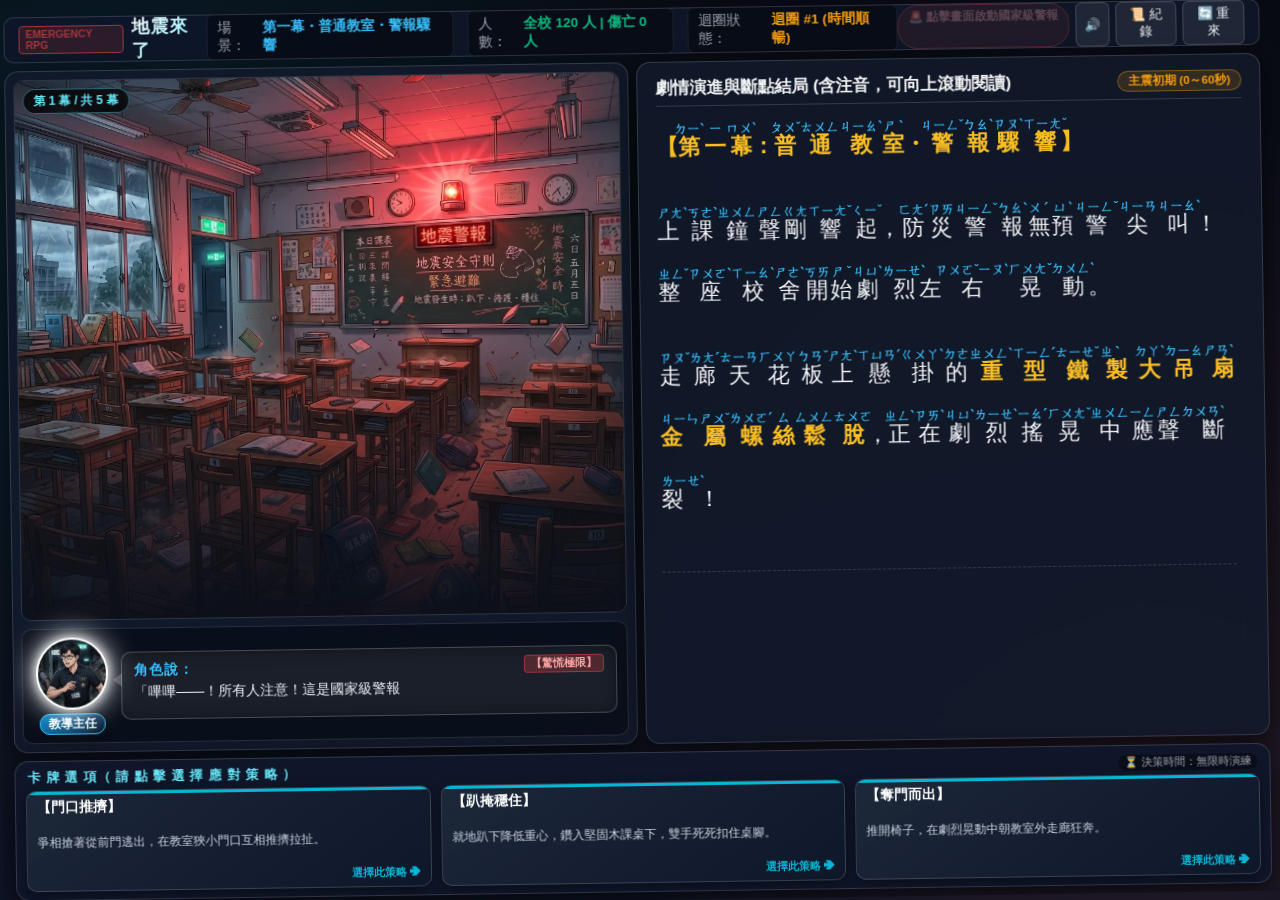
<file: index.html>
<!doctype html><html lang="zh-TW"><head><meta charset="utf-8"><meta name="viewport" content="width=device-width,initial-scale=1"><title>地震來了</title><meta http-equiv="refresh" content="0;url=./地震來了/index.html"></head><body><a href="./地震來了/index.html">進入「地震來了」遊戲</a></body></html>
</file>
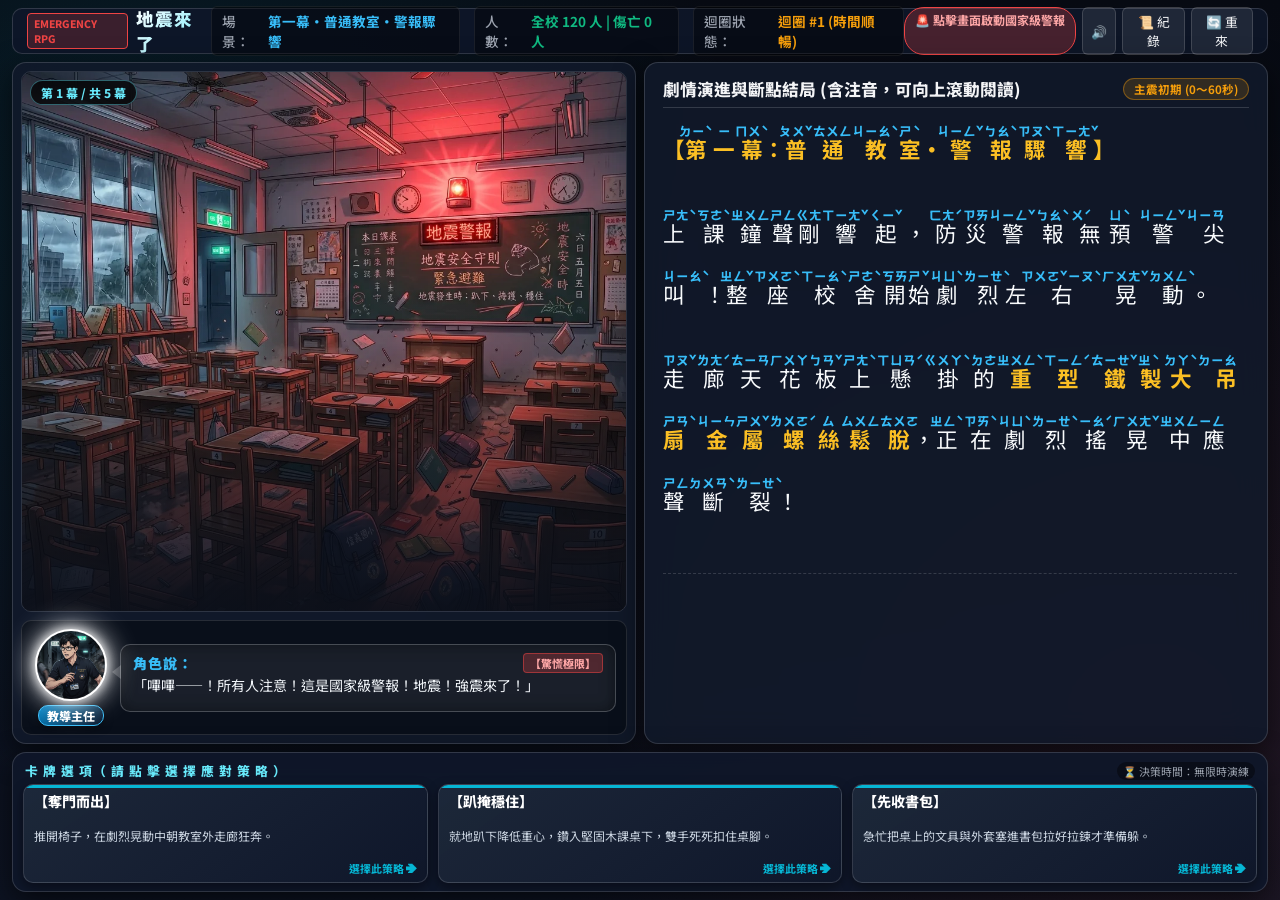
<file: 地震來了/index.html>
<!DOCTYPE html>
<html lang="zh-TW">
<head>
    <meta charset="UTF-8">
    <meta name="viewport" content="width=device-width, initial-scale=1.0, maximum-scale=1.0, user-scalable=no">
    <title>地震來了｜地震實境 RPG</title>
    <link rel="preconnect" href="https://fonts.googleapis.com">
    <link rel="preconnect" href="https://fonts.gstatic.com" crossorigin>
    <link href="https://fonts.googleapis.com/css2?family=Noto+Sans+TC:wght@400;500;700;900&family=Outfit:wght@400;600;800&display=swap" rel="stylesheet">
    <link rel="stylesheet" href="style.css">
</head>
<body class="theme-dark">

    <!-- Quake FX Overlay & Screen Flash -->
    <div id="quake-overlay" class="quake-fx"></div>
    <div id="rewind-portal" class="rewind-fx">
        <div class="clock-spin"></div>
        <div class="rewind-text">【 時 光 逆 轉 】</div>
    </div>

    <!-- App Container conforming strictly to responsive design -->
    <div class="rpg-container">
        
        <!-- TOP BAR: Scene Name & People Status & Time Loop Count -->
        <header class="top-bar">
            <div class="brand">
                <span class="badge-danger blink">EMERGENCY RPG</span>
                <h1 class="game-title">地震來了</h1>
            </div>
            
            <div class="status-group">
                <div class="status-item scene-status">
                    <span class="label">場景：</span>
                    <span id="current-scene-name" class="value text-highlight">第一幕・普通教室・警報驟響</span>
                </div>
                
                <div class="status-item survivor-status">
                    <span class="label">人數：</span>
                    <span id="survivor-count" class="value text-success">全校 120 人 | 傷亡 0 人</span>
                </div>

                <div class="status-item loop-status">
                    <span class="label">迴圈狀態：</span>
                    <span id="loop-count" class="value text-warning">迴圈 #1 (時間順暢)</span>
                </div>
            </div>

            <div class="system-controls">
                <span id="audio-start-notice" class="audio-notice-pill">🚨 點擊畫面啟動國家級警報</span>
                <button id="btn-sound" class="btn-icon" title="切換音效">🔊</button>
                <button id="btn-log" class="btn-icon" title="對話紀錄">📜 紀錄</button>
                <button id="btn-restart" class="btn-icon btn-reload" title="重新開始">🔄 重來</button>
            </div>
        </header>

        <!-- MAIN MIDDLE AREA: Split View (Left: Visual & Avatar & Speech | Right: Flowing Story Text) -->
        <main class="main-panel">
            
            <!-- LEFT PANEL: Visuals, Scene Backdrop, Avatar, Character Speech -->
            <section class="left-box glass-card">
                
                <!-- Scene Backdrop Container -->
                <div class="scene-backdrop-container">
                    <img id="scene-bg" src="assets/scenes/act1_classroom.webp" alt="Scene Background" class="scene-bg-img">
                    <div class="backdrop-gradient"></div>
                    <div id="act-badge" class="act-pill-badge">第 1 幕 / 共 5 幕</div>
                </div>

                <!-- Floating Avatar (with white glow shadow) & Interactive Speech Bubble (角色說 :) -->
                <div class="dialogue-area">
                    <div class="avatar-floating-wrapper">
                        <div class="avatar-glow-ring">
                            <img id="speaker-avatar" src="assets/avatars/avatar_dean.webp?v=original-colors-1" alt="Character Avatar" class="speaker-img-cutout">
                        </div>
                        <div id="speaker-name-tag" class="speaker-name-badge">教導主任</div>
                    </div>

                    <div class="speech-bubble-box">
                        <div class="bubble-pointer-tail"></div>
                        <div class="speech-header">
                            <span class="speech-label">角色說：</span>
                            <span id="speaker-emotion-badge" class="emotion-badge danger">【驚慌極限】</span>
                        </div>
                        <div class="speech-content">
                            <p id="speech-text" class="typewriter-text">「嗶嗶——！所有人注意！這是國家級警報！地震！地震來了！」</p>
                        </div>
                    </div>
                </div>

            </section>

            <!-- RIGHT PANEL: Flowing Story Text Stream with Ruby Zhuyin & Outcome Artwork Cards -->
            <section class="right-box glass-card">
                <div class="narrative-header">
                    <h2 class="narrative-title">劇情演進與斷點結局 (含注音，可向上滾動閱讀)</h2>
                    <div id="phase-badge" class="phase-pill">主震初期 (0～60秒)</div>
                </div>

                <div id="story-narrative-container" class="story-narrative-box">
                    <!-- Pure Narrative Story Text Stream -->
                    <div id="story-text" class="narrative-content zhuyin-enabled">
                        <!-- Story text and act outcome artwork cards inserted dynamically -->
                    </div>
                </div>
            </section>

        </main>

        <!-- BOTTOM PANEL: Touch-Friendly Responsive Card Selection Area -->
        <footer class="bottom-panel glass-card">
            <div class="card-selection-header">
                <span class="cards-title-label">卡 牌 選 項（ 請 點 擊 選 擇 應 對 策 略 ）</span>
                <span id="timer-indicator" class="timer-pill">⏳ 決策時間：無限時演練</span>
            </div>

            <div id="card-deck" class="card-deck-container">
                <!-- Cards dynamically populated here -->
            </div>
        </footer>

    </div>

    <!-- History Log Modal -->
    <div id="modal-log" class="modal-overlay hidden">
        <div class="modal-box glass-card">
            <div class="modal-header">
                <h3>📜 演練歷程對話紀錄</h3>
                <button id="btn-close-log" class="btn-close">&times;</button>
            </div>
            <div id="log-history-list" class="modal-body log-list">
                <!-- Dynamic log history -->
            </div>
        </div>
    </div>

    <!-- Settlement / End-Game Modal (包含了完整的災難紀錄點分析與學生對應解析) -->
    <div id="modal-settlement" class="modal-overlay hidden">
        <div class="modal-box settlement-box glass-card">
            <div class="modal-header">
                <h2 id="settlement-title">演練總結算與災難解析報告</h2>
                <div id="settlement-badge" class="result-badge">PERFECT ENDING</div>
            </div>
            
            <div class="modal-body settlement-content">
                <div class="summary-stats-grid">
                    <div class="stat-card">
                        <span class="stat-num text-success" id="stat-saved">120</span>
                        <span class="stat-lbl">成功避難人數</span>
                    </div>
                    <div class="stat-card">
                        <span class="stat-num text-danger" id="stat-injured">0</span>
                        <span class="stat-lbl">傷亡/受困人數</span>
                    </div>
                    <div class="stat-card">
                        <span class="stat-num text-warning" id="stat-rewinds">0</span>
                        <span class="stat-lbl">發動時光逆轉次數</span>
                    </div>
                </div>

                <h3 class="reflection-heading">五幕災難紀錄點分析與決策檢討</h3>
                <div id="settlement-matrix" class="matrix-table">
                    <!-- Dynamic reflection & disaster record analysis matrix -->
                </div>
            </div>

            <div class="modal-footer">
                <button id="btn-restart-game" class="btn-primary-lg">🔄 重新挑戰演練</button>
            </div>
        </div>
    </div>

    <script src="app.js?v=original-colors-1"></script>
</body>
</html>
</file>
<file: 地震來了/style.css>
/* ==========================================================================
   時間迴圈 × 錯誤連鎖 - 地震實境 RPG Design System (Perfect Typography Edition)
   ========================================================================== */

:root {
    --bg-dark: #0b0f19;
    --bg-card: rgba(18, 26, 43, 0.88);
    --border-glass: rgba(255, 255, 255, 0.15);

    --primary: #06b6d4;      /* Cyan */
    --primary-glow: rgba(6, 182, 212, 0.4);
    --success: #10b981;      /* Emerald Green */
    --success-glow: rgba(16, 185, 129, 0.4);
    --warning: #f59e0b;      /* Amber Yellow */
    --warning-glow: rgba(245, 158, 11, 0.4);
    --danger: #ef4444;       /* Crimson Red */
    --danger-glow: rgba(239, 68, 68, 0.45);

    --text-main: #f3f4f6;
    --text-muted: #9ca3af;

    --font-sans: 'Noto Sans TC', 'Outfit', sans-serif;
    --shadow-deep: 0 10px 30px rgba(0, 0, 0, 0.6);
    --radius-lg: 14px;
    --radius-md: 10px;
    --radius-sm: 6px;
}

* {
    box-sizing: border-box;
    margin: 0;
    padding: 0;
    -webkit-tap-highlight-color: transparent;
}

body, html {
    width: 100%;
    height: 100vh;
    font-family: var(--font-sans);
    background-color: var(--bg-dark);
    background-image: 
        radial-gradient(circle at 10% 20%, rgba(6, 182, 212, 0.1) 0%, transparent 45%),
        radial-gradient(circle at 90% 80%, rgba(239, 68, 68, 0.1) 0%, transparent 45%),
        linear-gradient(to bottom, #070a12, #0d1322);
    color: var(--text-main);
    overflow: hidden;
    touch-action: manipulation;
}

/* Audio Unlock Bar for Direct file:/// Access */
.audio-unlock-bar {
    display: none !important;
}

.audio-unlock-bar.dismissed {
    transform: translateY(-100%);
}

.btn-unlock {
    background: #ffffff;
    color: #1e293b;
    border: none;
    font-weight: 800;
    padding: 3px 10px;
    border-radius: 4px;
    cursor: pointer;
    font-size: 0.78rem;
}

/* RPG Full Container Layout */
.rpg-container {
    display: flex;
    flex-direction: column;
    width: 100vw;
    height: 100vh;
    padding: 8px 12px;
    gap: 8px;
}

.glass-card {
    background: var(--bg-card);
    backdrop-filter: blur(16px);
    -webkit-backdrop-filter: blur(16px);
    border: 1px solid var(--border-glass);
    border-radius: var(--radius-lg);
    box-shadow: var(--shadow-deep);
}

/* ==========================================================================
   TOP BAR Layout
   ========================================================================== */

.top-bar {
    display: flex;
    align-items: center;
    justify-content: space-between;
    background: rgba(15, 23, 42, 0.9);
    border: 1px solid var(--border-glass);
    border-radius: var(--radius-md);
    padding: 4px 14px;
    height: 46px;
    flex-shrink: 0;
}

.brand {
    display: flex;
    align-items: center;
    gap: 8px;
}

.game-title {
    font-size: 1.1rem;
    font-weight: 900;
    letter-spacing: 1px;
    background: linear-gradient(135deg, #ffffff, #67e8f9);
    -webkit-background-clip: text;
    -webkit-text-fill-color: transparent;
}

.badge-danger {
    background: rgba(239, 68, 68, 0.2);
    color: var(--danger);
    border: 1px solid var(--danger);
    font-size: 0.65rem;
    font-weight: 800;
    padding: 2px 6px;
    border-radius: 4px;
}

.blink {
    animation: blinker 1.2s infinite;
}

@keyframes blinker {
    50% { opacity: 0.3; }
}

.status-group {
    display: flex;
    align-items: center;
    gap: 14px;
}

.status-item {
    display: flex;
    align-items: center;
    font-size: 0.85rem;
    background: rgba(0, 0, 0, 0.4);
    padding: 4px 10px;
    border-radius: var(--radius-sm);
    border: 1px solid rgba(255, 255, 255, 0.08);
}

.status-item .label {
    color: var(--text-muted);
    font-weight: 500;
}

.status-item .value {
    font-weight: 700;
    margin-left: 4px;
}

.text-highlight { color: #38bdf8; }
.text-success { color: var(--success); }
.text-warning { color: var(--warning); }
.text-danger { color: var(--danger); }

.system-controls {
    display: flex;
    gap: 6px;
}

.btn-icon {
    background: rgba(255, 255, 255, 0.08);
    border: 1px solid var(--border-glass);
    color: var(--text-main);
    padding: 4px 8px;
    border-radius: var(--radius-sm);
    cursor: pointer;
    font-size: 0.8rem;
    font-family: inherit;
    transition: all 0.2s ease;
}

.btn-icon:hover {
    background: rgba(255, 255, 255, 0.2);
    border-color: var(--primary);
}

.audio-notice-pill {
    background: rgba(239, 68, 68, 0.25);
    border: 1px solid var(--danger);
    color: #fca5a5;
    font-size: 0.75rem;
    font-weight: 700;
    padding: 3px 10px;
    border-radius: 20px;
    animation: blinker 1.5s infinite;
    cursor: pointer;
    user-select: none;
    white-space: nowrap;
}

/* ==========================================================================
   MAIN MIDDLE PANEL (Split View)
   ========================================================================== */

.main-panel {
    display: grid;
    grid-template-columns: 1fr 1fr;
    gap: 8px;
    flex: 1;
    min-height: 0;
}

/* --------------------------------------------------------------------------
   LEFT PANEL (Visuals, Scene Photo, Transparent Floating Avatar with White Glow)
   -------------------------------------------------------------------------- */

.left-box {
    display: flex;
    flex-direction: column;
    padding: 8px;
    gap: 8px;
    overflow: hidden;
    position: relative;
}

.scene-backdrop-container {
    position: relative;
    flex: 1;
    min-height: 140px;
    border-radius: var(--radius-md);
    overflow: hidden;
    border: 1px solid rgba(255, 255, 255, 0.12);
    box-shadow: inset 0 0 30px rgba(0,0,0,0.85);
}

.scene-bg-img {
    width: 100%;
    height: 100%;
    object-fit: cover;
    transition: transform 0.6s cubic-bezier(0.25, 1, 0.5, 1);
}

.backdrop-gradient {
    position: absolute;
    inset: 0;
    background: linear-gradient(to top, rgba(11, 15, 25, 0.95) 0%, transparent 60%);
}

.act-pill-badge {
    position: absolute;
    top: 8px;
    left: 8px;
    background: rgba(0, 0, 0, 0.75);
    backdrop-filter: blur(6px);
    color: #67e8f9;
    border: 1px solid rgba(103, 232, 249, 0.4);
    font-weight: 800;
    font-size: 0.75rem;
    padding: 3px 10px;
    border-radius: 20px;
}

/* Dialogue & Character Avatar Layer */
.dialogue-area {
    display: flex;
    gap: 10px;
    background: rgba(10, 15, 26, 0.88);
    border: 1px solid rgba(255, 255, 255, 0.12);
    border-radius: var(--radius-md);
    padding: 8px 10px;
    align-items: center;
    position: relative;
    z-index: 10;
    flex-shrink: 0;
}

.avatar-floating-wrapper {
    display: flex;
    flex-direction: column;
    align-items: center;
    width: 78px;
    flex-shrink: 0;
    position: relative;
}

.avatar-glow-ring {
    position: relative;
    width: 72px;
    height: 72px;
    border-radius: 50%;
    background: transparent;
    filter: drop-shadow(0 0 6px #ffffff) drop-shadow(0 0 14px rgba(255, 255, 255, 0.9));
    transition: transform 0.3s ease;
}

.avatar-glow-ring:hover {
    transform: scale(1.05);
}

.speaker-img-cutout {
    width: 100%;
    height: 100%;
    object-fit: cover;
    border-radius: 50%;
    border: 2px solid #ffffff;
    background: transparent;
}

.speaker-name-badge {
    margin-top: 4px;
    font-size: 0.75rem;
    font-weight: 800;
    color: #ffffff;
    text-align: center;
    background: linear-gradient(135deg, #0284c7, #0f172a);
    border: 1px solid #38bdf8;
    padding: 1px 8px;
    border-radius: 10px;
    box-shadow: 0 2px 8px rgba(0,0,0,0.5);
    white-space: nowrap;
}

/* Interactive Comic Dialogue Bubble */
.speech-bubble-box {
    flex: 1;
    background: rgba(255, 255, 255, 0.07);
    border: 1px solid rgba(255, 255, 255, 0.2);
    border-radius: var(--radius-md);
    padding: 8px 12px;
    position: relative;
    display: flex;
    flex-direction: column;
    gap: 2px;
    min-height: 68px;
    box-shadow: inset 0 0 15px rgba(0,0,0,0.4);
}

.bubble-pointer-tail {
    position: absolute;
    top: 20px;
    left: -9px;
    width: 0;
    height: 0;
    border-top: 7px solid transparent;
    border-bottom: 7px solid transparent;
    border-right: 9px solid rgba(255, 255, 255, 0.2);
}

.speech-header {
    display: flex;
    align-items: center;
    justify-content: space-between;
}

.speech-label {
    font-weight: 900;
    font-size: 0.88rem;
    color: #38bdf8;
    letter-spacing: 1px;
}

.emotion-badge {
    font-size: 0.68rem;
    font-weight: 800;
    padding: 1px 6px;
    border-radius: 4px;
}

.emotion-badge.danger {
    background: rgba(239, 68, 68, 0.25);
    color: #fca5a5;
    border: 1px solid rgba(239, 68, 68, 0.5);
}

.speech-content {
    font-size: 0.88rem;
    line-height: 1.45;
    color: #f1f5f9;
    flex: 1;
}

/* --------------------------------------------------------------------------
   RIGHT PANEL (Clean Horizontal Paragraph Story Flow & Native Ruby Zhuyin)
   -------------------------------------------------------------------------- */

.right-box {
    display: flex;
    flex-direction: column;
    padding: 14px 18px;
    gap: 10px;
    overflow: hidden;
}

.narrative-header {
    display: flex;
    align-items: center;
    justify-content: space-between;
    border-bottom: 1px solid var(--border-glass);
    padding-bottom: 6px;
}

.narrative-title {
    font-size: 1.05rem;
    font-weight: 800;
    color: #f3f4f6;
}

.phase-pill {
    background: rgba(245, 158, 11, 0.15);
    color: var(--warning);
    border: 1px solid rgba(245, 158, 11, 0.4);
    font-size: 0.72rem;
    font-weight: 700;
    padding: 2px 10px;
    border-radius: 12px;
}

.story-narrative-box {
    flex: 1;
    overflow-y: auto;
    padding-right: 12px;
    display: flex;
    flex-direction: column;
    gap: 16px;
    scroll-behavior: smooth;
}

.story-narrative-box::-webkit-scrollbar {
    width: 6px;
}
.story-narrative-box::-webkit-scrollbar-thumb {
    background: rgba(255, 255, 255, 0.25);
    border-radius: 3px;
}

/* CLEAN HORIZONTAL PARAGRAPH TYPOGRAPHY FOR STUDENTS (ENLARGED & SPACIOUS) */
.narrative-content {
    font-size: 1.35rem; /* Larger legible font size for elementary students */
    line-height: 2.85;  /* Spacious line height for native ruby annotations */
    color: #f8fafc;
    font-family: 'Noto Sans TC', 'Microsoft JhengHei', 'PingFang TC', sans-serif;
    font-variant-east-asian: full-width;
    text-align: justify;
    text-justify: inter-ideograph;
    word-break: break-all;
}

.narrative-content p {
    margin-bottom: 22px;
    display: block; /* Ensure standard horizontal paragraph layout! */
}

.narrative-content strong {
    color: #fbbf24;
}

/* Native HTML5 Ruby Zhuyin Styling (Natural Inline Placement & High Visibility) */
ruby {
    display: inline-ruby;
    ruby-position: over;
    font-size: 1em;
}

rt {
    display: ruby-text;
    font-size: 0.58em;
    color: #38bdf8;
    font-weight: 800;
    font-family: 'Noto Sans TC', sans-serif;
    line-height: 1;
    user-select: none;
}

/* OUTCOME STORY CARD & ILLUSTRATION (斷點結局插圖卡) */
.outcome-story-card {
    border-radius: var(--radius-md);
    padding: 16px 18px;
    margin: 16px 0;
    display: flex;
    flex-direction: column;
    gap: 12px;
    animation: fadeIn 0.4s ease;
}

.outcome-story-card.safe-border {
    background: rgba(16, 185, 129, 0.12);
    border: 2px solid var(--success);
    box-shadow: 0 4px 20px var(--success-glow);
}

.outcome-story-card.wrong-border {
    background: rgba(239, 68, 68, 0.12);
    border: 2px solid var(--danger);
    box-shadow: 0 4px 20px var(--danger-glow);
}

.outcome-badge {
    font-weight: 800;
    font-size: 0.95rem;
    padding: 3px 10px;
    border-radius: 4px;
    display: inline-block;
    width: fit-content;
}

.safe-border .outcome-badge {
    color: #34d399;
    background: rgba(16, 185, 129, 0.2);
}

.wrong-border .outcome-badge {
    color: #f87171;
    background: rgba(239, 68, 68, 0.2);
}

.outcome-img-frame {
    width: 100%;
    border-radius: var(--radius-md);
    overflow: hidden;
    border: 1.5px solid rgba(255, 255, 255, 0.2);
    background: #040711;
    box-shadow: 0 4px 16px rgba(0, 0, 0, 0.6);
}

.outcome-img {
    width: 100%;
    height: auto;
    max-height: 420px;
    object-fit: contain;
    display: block;
    margin: 0 auto;
}

.outcome-text {
    font-size: 1.25rem;
    line-height: 2.6;
    color: #f1f5f9;
    font-family: 'Noto Sans TC', 'Microsoft JhengHei', 'PingFang TC', sans-serif;
    text-align: justify;
    text-justify: inter-ideograph;
}

/* ==========================================================================
   BOTTOM PANEL (Touch-Friendly Card Selection)
   ========================================================================== */

.bottom-panel {
    display: flex;
    flex-direction: column;
    padding: 8px 10px;
    gap: 4px;
    background: rgba(15, 23, 42, 0.94);
    height: 140px;
    flex-shrink: 0;
}

.card-selection-header {
    display: flex;
    justify-content: space-between;
    align-items: center;
    padding: 0 2px;
}

.cards-title-label {
    font-weight: 800;
    font-size: 0.8rem;
    letter-spacing: 1px;
    color: #67e8f9;
}

.timer-pill {
    font-size: 0.68rem;
    color: var(--text-muted);
    background: rgba(0, 0, 0, 0.4);
    padding: 1px 6px;
    border-radius: 10px;
}

.card-deck-container {
    display: grid;
    grid-template-columns: repeat(3, 1fr);
    gap: 10px;
    flex: 1;
}

/* Compact Interactive Card */
.card-item {
    background: linear-gradient(145deg, rgba(30, 41, 59, 0.95), rgba(15, 23, 42, 0.98));
    border: 1.5px solid var(--border-glass);
    border-radius: var(--radius-md);
    padding: 6px 10px;
    display: flex;
    flex-direction: column;
    justify-content: space-between;
    cursor: pointer;
    position: relative;
    overflow: hidden;
    transition: all 0.2s cubic-bezier(0.4, 0, 0.2, 1);
    box-shadow: 0 4px 12px rgba(0,0,0,0.4);
}

.card-item::before {
    content: '';
    position: absolute;
    top: 0;
    left: 0;
    width: 100%;
    height: 3px;
    background: var(--primary);
    transition: height 0.2s ease;
}

.card-item:hover {
    transform: translateY(-3px) scale(1.01);
    border-color: var(--primary);
    box-shadow: 0 8px 18px var(--primary-glow);
}

.card-item:hover::before {
    height: 4px;
}

.card-item:active {
    transform: translateY(-1px) scale(0.99);
}

.card-item.correct-hover:hover {
    border-color: var(--success);
    box-shadow: 0 8px 18px var(--success-glow);
}
.card-item.correct-hover:hover::before {
    background: var(--success);
}

.card-item.wrong-hover:hover {
    border-color: var(--danger);
    box-shadow: 0 8px 18px var(--danger-glow);
}
.card-item.wrong-hover:hover::before {
    background: var(--danger);
}

.card-badge {
    align-self: flex-start;
    font-size: 0.65rem;
    font-weight: 800;
    padding: 1px 5px;
    border-radius: 4px;
    background: rgba(6, 182, 212, 0.15);
    color: #67e8f9;
    border: 1px solid rgba(6, 182, 212, 0.3);
    margin-bottom: 2px;
}

.card-title {
    font-size: 0.88rem;
    font-weight: 800;
    color: #ffffff;
    margin-bottom: 2px;
}

.card-desc {
    font-size: 0.75rem;
    line-height: 1.3;
    color: #cbd5e1;
    display: -webkit-box;
    -webkit-line-clamp: 2;
    -webkit-box-orient: vertical;
    overflow: hidden;
}

.card-action-btn {
    align-self: flex-end;
    font-size: 0.68rem;
    font-weight: 700;
    color: var(--primary);
    margin-top: 2px;
    display: flex;
    align-items: center;
    gap: 2px;
}

/* ==========================================================================
   ANIMATIONS & OVERLAYS
   ========================================================================== */

.hidden {
    display: none !important;
}

.shake-quake {
    animation: quakeAnim 0.15s infinite alternate;
}

@keyframes quakeAnim {
    0% { transform: translate(2px, 1px) rotate(0deg); }
    20% { transform: translate(-3px, 0px) rotate(-1deg); }
    40% { transform: translate(1px, -2px) rotate(1deg); }
    60% { transform: translate(-2px, 2px) rotate(0deg); }
    80% { transform: translate(3px, 1px) rotate(-1deg); }
    100% { transform: translate(-1px, -2px) rotate(1deg); }
}

.rewind-fx {
    position: fixed;
    inset: 0;
    z-index: 9999;
    background: radial-gradient(circle, rgba(6, 182, 212, 0.4) 0%, rgba(11, 15, 25, 0.95) 80%);
    display: flex;
    flex-direction: column;
    align-items: center;
    justify-content: center;
    opacity: 0;
    pointer-events: none;
    transition: opacity 0.3s ease;
}

.rewind-fx.active {
    opacity: 1;
    pointer-events: auto;
}

.clock-spin {
    width: 100px;
    height: 100px;
    border: 8px solid rgba(255, 255, 255, 0.2);
    border-top: 8px solid #67e8f9;
    border-radius: 50%;
    animation: spinClock 0.5s linear infinite reverse;
    box-shadow: 0 0 35px #06b6d4;
}

@keyframes spinClock {
    0% { transform: rotate(0deg); }
    100% { transform: rotate(360deg); }
}

.rewind-text {
    margin-top: 18px;
    font-size: 1.6rem;
    font-weight: 900;
    letter-spacing: 5px;
    color: #ffffff;
    text-shadow: 0 0 20px #06b6d4;
    animation: pulse 0.6s infinite alternate;
}

@keyframes pulse {
    0% { opacity: 0.7; transform: scale(0.98); }
    100% { opacity: 1; transform: scale(1.05); }
}

@keyframes fadeIn {
    from { opacity: 0; transform: translateY(6px); }
    to { opacity: 1; transform: translateY(0); }
}

/* Modals & Final Settlement Review Cards */
.modal-overlay {
    position: fixed;
    inset: 0;
    background: rgba(0, 0, 0, 0.85);
    backdrop-filter: blur(8px);
    z-index: 9000;
    display: flex;
    align-items: center;
    justify-content: center;
    padding: 16px;
}

.modal-box {
    width: 100%;
    max-width: 700px;
    max-height: 90vh;
    display: flex;
    flex-direction: column;
    overflow: hidden;
    padding: 16px;
    border: 1px solid var(--border-glass);
}

.modal-header {
    display: flex;
    justify-content: space-between;
    align-items: center;
    border-bottom: 1px solid var(--border-glass);
    padding-bottom: 8px;
}

.btn-close {
    background: transparent;
    border: none;
    color: var(--text-muted);
    font-size: 1.4rem;
    cursor: pointer;
}

.modal-body {
    flex: 1;
    overflow-y: auto;
    padding: 12px 0;
}

.log-list {
    display: flex;
    flex-direction: column;
    gap: 8px;
}

.log-entry {
    background: rgba(255, 255, 255, 0.04);
    border-left: 3px solid var(--primary);
    padding: 8px 12px;
    border-radius: 4px;
    font-size: 0.88rem;
}

.settlement-box {
    max-width: 880px;
}

.result-badge {
    font-weight: 900;
    padding: 4px 12px;
    border-radius: 6px;
    font-size: 0.88rem;
}

.summary-stats-grid {
    display: grid;
    grid-template-columns: repeat(3, 1fr);
    gap: 10px;
    margin-bottom: 14px;
}

.stat-card {
    background: rgba(0, 0, 0, 0.4);
    border: 1px solid var(--border-glass);
    padding: 10px;
    border-radius: var(--radius-md);
    text-align: center;
}

.stat-num {
    display: block;
    font-size: 1.7rem;
    font-weight: 900;
}

.stat-lbl {
    font-size: 0.78rem;
    color: var(--text-muted);
}

.reflection-heading {
    font-size: 0.98rem;
    font-weight: 800;
    color: var(--primary);
    margin-bottom: 10px;
}

.matrix-table {
    display: flex;
    flex-direction: column;
    gap: 10px;
}

.disaster-review-card {
    background: rgba(15, 23, 42, 0.95);
    border: 1.5px solid var(--border-glass);
    border-radius: var(--radius-md);
    padding: 16px;
    display: flex;
    flex-direction: column;
    gap: 12px;
    margin-bottom: 14px;
    box-shadow: 0 4px 16px rgba(0, 0, 0, 0.5);
}

.disaster-review-card.card-safe {
    border-left: 6px solid #10b981;
}

.disaster-review-card.card-danger {
    border-left: 6px solid #ef4444;
}

.disaster-review-header {
    display: flex;
    justify-content: space-between;
    align-items: center;
    border-bottom: 1px solid rgba(255, 255, 255, 0.15);
    padding-bottom: 10px;
    flex-wrap: wrap;
    gap: 8px;
}

.disaster-act-title {
    display: flex;
    align-items: center;
    gap: 10px;
}

.breakpoint-pill {
    background: linear-gradient(135deg, #0284c7, #2563eb);
    color: #ffffff;
    font-size: 0.88rem;
    font-weight: 800;
    padding: 4px 12px;
    border-radius: 20px;
    white-space: nowrap;
    box-shadow: 0 2px 8px rgba(37, 99, 235, 0.4);
}

.act-name-lg {
    font-size: 1.15rem;
    font-weight: 900;
    color: #f1f5f9;
}

.result-tag {
    font-size: 0.95rem;
    font-weight: 800;
    padding: 4px 12px;
    border-radius: 6px;
}

.tag-safe-lg {
    background: rgba(16, 185, 129, 0.2);
    color: #34d399;
    border: 1px solid #10b981;
}

.tag-danger-lg {
    background: rgba(239, 68, 68, 0.2);
    color: #f87171;
    border: 1px solid #ef4444;
}

.disaster-review-body {
    display: flex;
    flex-direction: column;
    gap: 10px;
}

.review-row {
    font-size: 1.08rem;
    line-height: 1.6;
    color: #e2e8f0;
}

.label-cyan { color: #38bdf8; font-weight: 800; }
.label-red { color: #f87171; font-weight: 800; }
.label-yellow { color: #fbbf24; font-weight: 800; }
.label-green { color: #34d399; font-weight: 800; }

.choice-title-lg {
    color: #ffffff;
    font-weight: 900;
    font-size: 1.12rem;
}

.review-text-lg {
    color: #cbd5e1;
    font-size: 1.08rem;
}

.error-box-lg {
    background: rgba(239, 68, 68, 0.12);
    border: 1px solid rgba(239, 68, 68, 0.35);
    border-left: 5px solid #ef4444;
    padding: 12px 14px;
    border-radius: 8px;
}

.rule-box-lg {
    background: rgba(16, 185, 129, 0.12);
    border: 1px solid rgba(16, 185, 129, 0.35);
    border-left: 5px solid #10b981;
    padding: 12px 14px;
    border-radius: 8px;
}

.review-item-lg {
    font-size: 1.08rem;
    line-height: 1.65;
    color: #f1f5f9;
}

.text-content-highlight {
    color: #6ee7b7;
    font-weight: 700;
}

.btn-primary-lg {
    width: 100%;
    padding: 10px;
    background: linear-gradient(135deg, #06b6d4, #2563eb);
    color: #ffffff;
    font-weight: 800;
    font-size: 0.95rem;
    border: none;
    border-radius: var(--radius-md);
    cursor: pointer;
}

/* MOBILE & TOUCHSCREEN RESPONSIVE DESIGN (@media) */
@media (max-width: 900px) {
    body, html {
        overflow-y: auto;
        height: auto;
    }

    .rpg-container {
        height: auto;
        min-height: 100vh;
        padding: 6px;
        gap: 6px;
    }

    .top-bar {
        height: auto;
        padding: 8px 10px;
        flex-wrap: wrap;
        gap: 6px;
    }

    .game-title {
        font-size: 0.95rem;
    }

    .status-group {
        gap: 6px;
        flex-wrap: wrap;
    }

    .status-item {
        font-size: 0.78rem;
        padding: 3px 8px;
    }

    .main-panel {
        grid-template-columns: 1fr;
        flex: none;
    }

    .left-box {
        padding: 6px;
    }

    .scene-backdrop-container {
        height: 180px;
        min-height: 180px;
        flex: none;
    }

    .story-narrative-box {
        max-height: 280px;
    }

    .narrative-content {
        font-size: 1.05rem;
    }

    .bottom-panel {
        height: auto;
        padding: 8px;
    }

    .card-deck-container {
        grid-template-columns: 1fr;
        gap: 8px;
    }

    .card-item {
        padding: 10px 12px;
    }

    .card-title {
        font-size: 0.95rem;
    }

    .card-desc {
        font-size: 0.82rem;
        -webkit-line-clamp: 3;
    }
}
</file>
